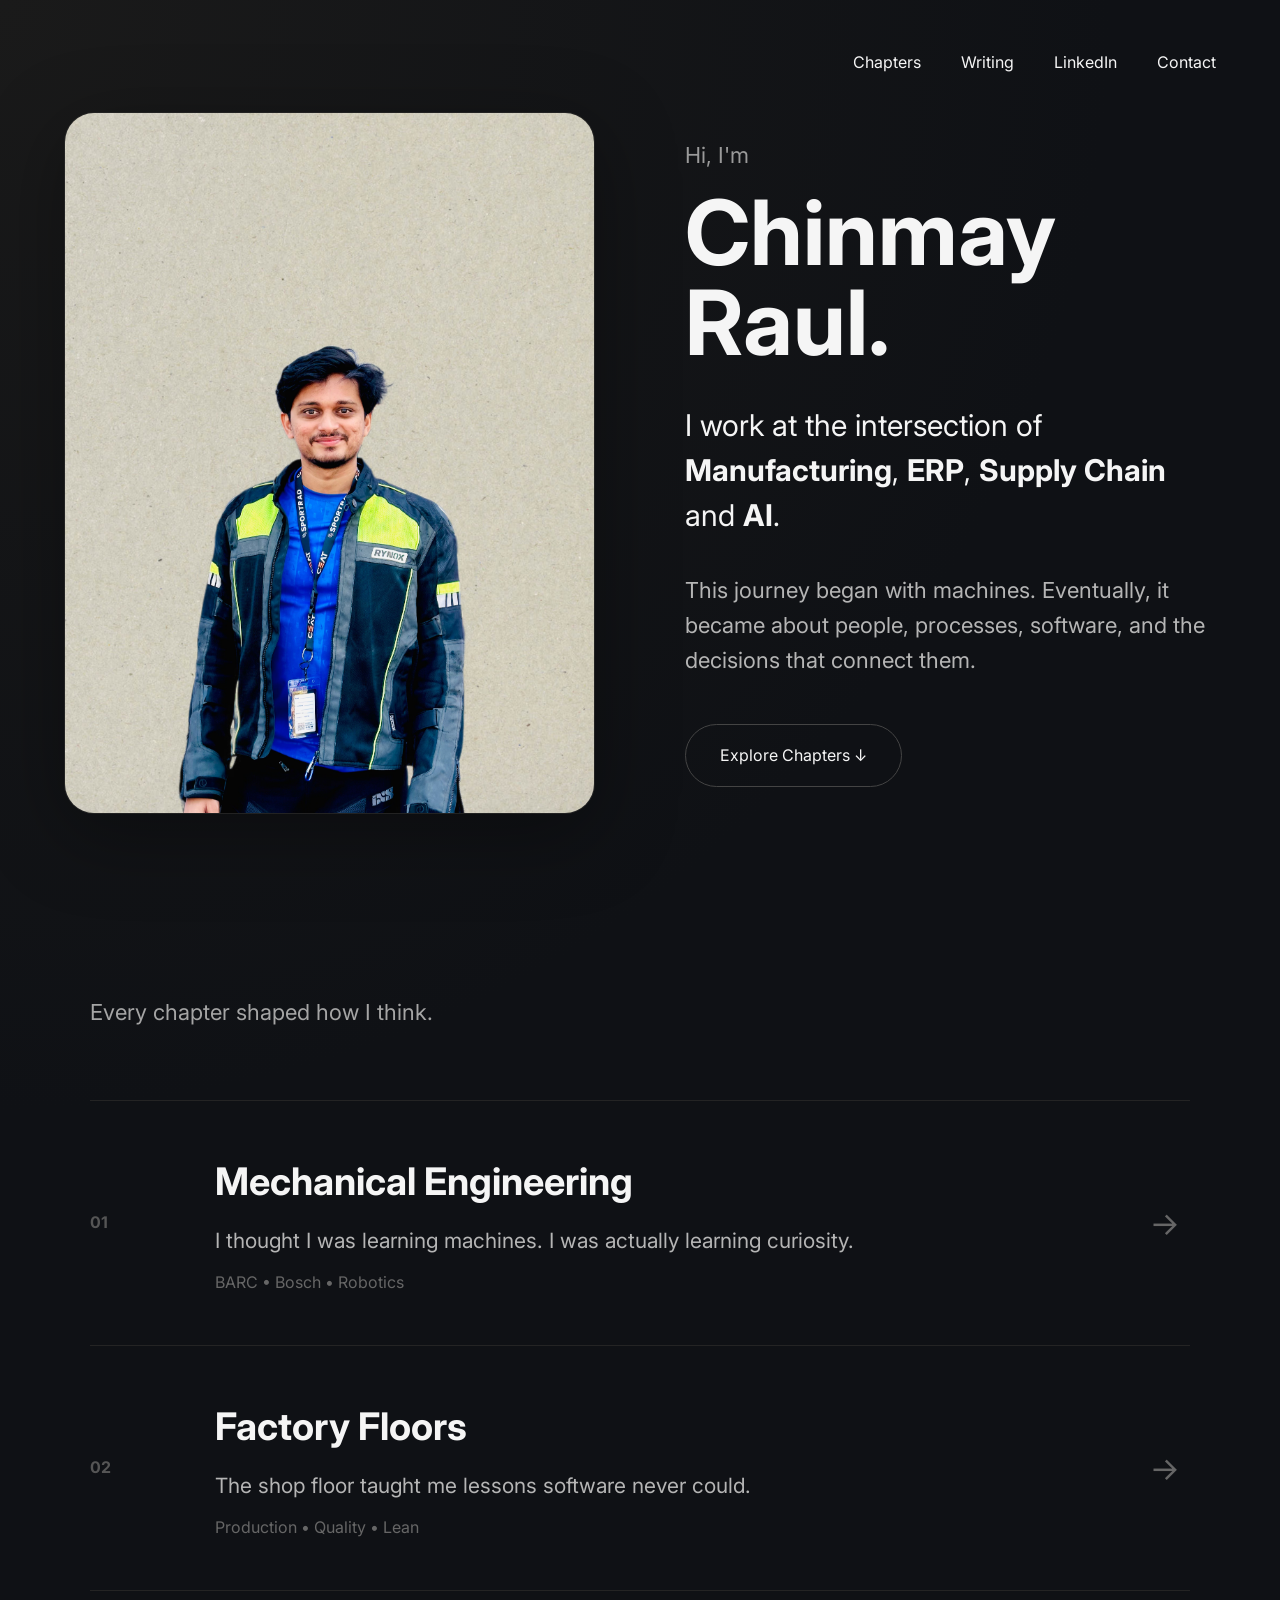
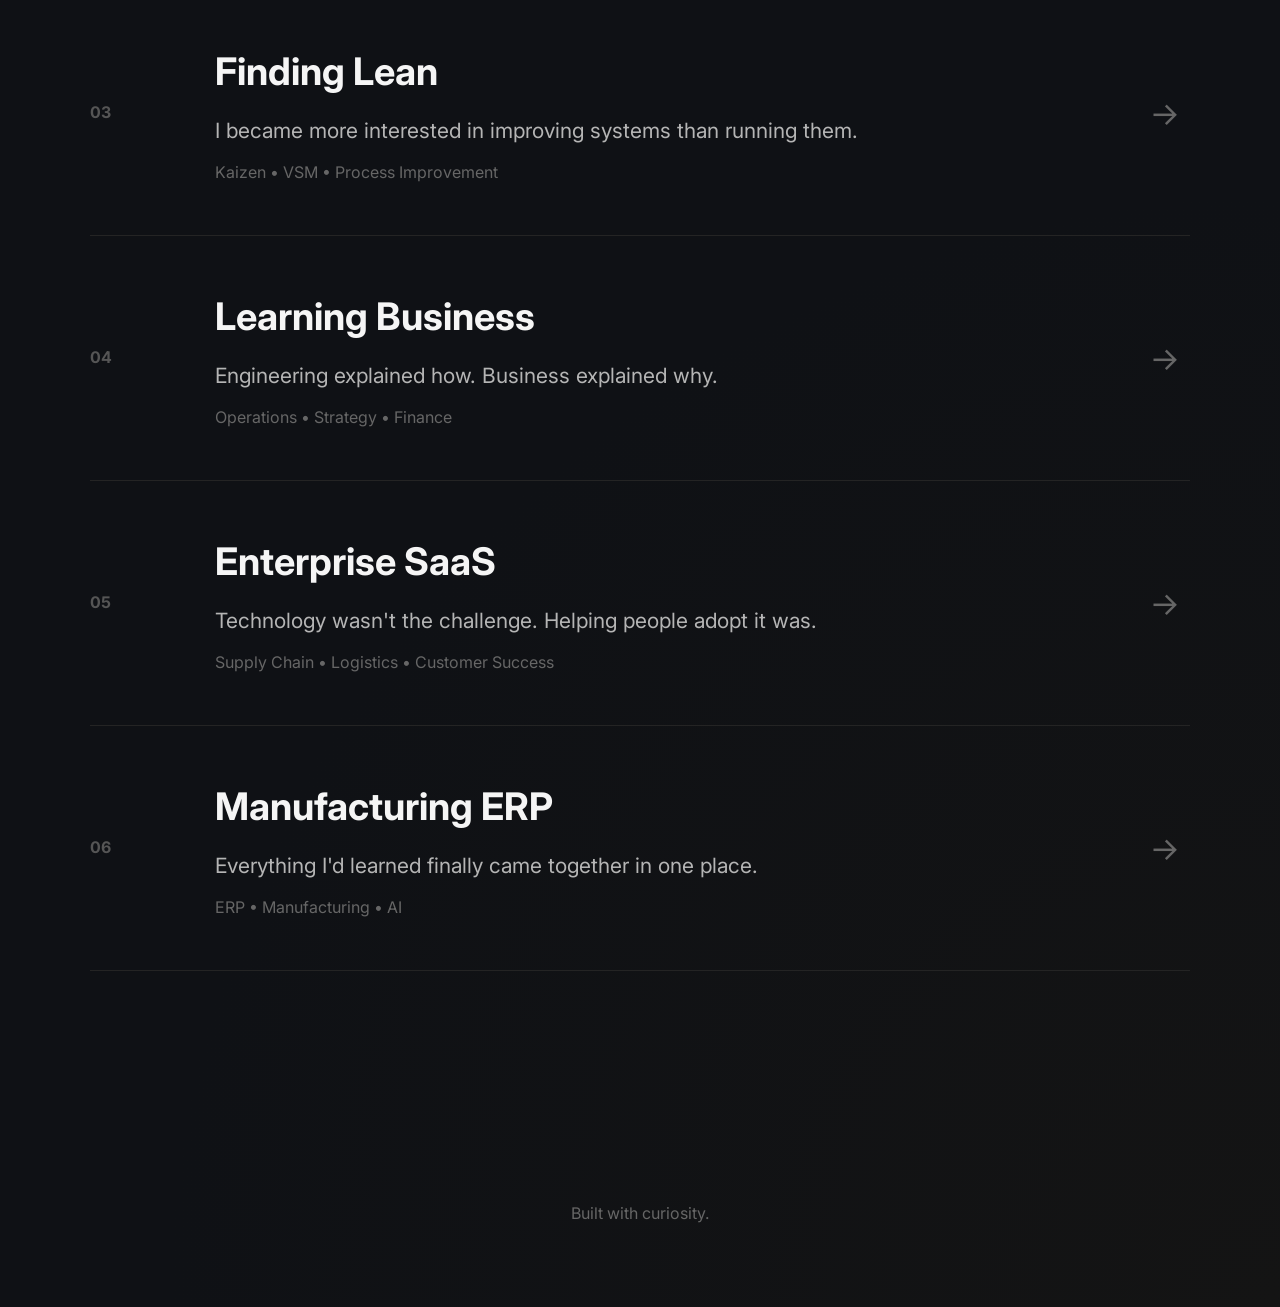
<file: index.html>
<!DOCTYPE html>
<html lang="en">

<head>

    <meta charset="UTF-8">
    <meta name="viewport" content="width=device-width, initial-scale=1.0">

    <title>Chinmay Raul</title>

    <link rel="preconnect" href="https://fonts.googleapis.com">
    <link rel="preconnect" href="https://fonts.gstatic.com" crossorigin>

    <link href="https://fonts.googleapis.com/css2?family=Inter:wght@300;400;500;600;700;800&display=swap" rel="stylesheet">

    <link rel="stylesheet" href="CSS/style.css">

</head>

<body>

<header>


    <nav>

        <a href="#chapters">Chapters</a>

        <a href="#">Writing</a>

        <a href="https://linkedin.com/in/chinmayraul" target="_blank">

            LinkedIn

        </a>

        <a href="mailto:raulchinmay@gmail.com">

            Contact

        </a>

    </nav>

</header>



<section class="hero">

    <div class="hero-image">

        <img src="assets/profile.jpg" alt="Chinmay Raul">

    </div>

    <div class="hero-content">

        <p class="eyebrow">

            Hi, I'm

        </p>

        <h1>

            Chinmay Raul.

        </h1>

        <p class="intro">

            I work at the intersection of
            <strong>Manufacturing</strong>,
            <strong>ERP</strong>,
            <strong>Supply Chain</strong>
            and
            <strong>AI</strong>.

        </p>

        <p class="description">

            This journey began with machines. Eventually, it became about people, processes, software, and the decisions that connect them.

        </p>

        <a href="#chapters" class="button">

            Explore Chapters ↓

        </a>

    </div>

</section>



<section id="chapters" class="chapters">

    <div class="section-title">

    

        <p>
Every chapter shaped how I think.

        </p>

    </div>



    <a href="chapters/mechanical.html" class="chapter">

        <div class="chapter-number">

            01

        </div>

        <div class="chapter-content">

            <h3>

                Mechanical Engineering

            </h3>

            <p>

                I thought I was learning machines.
                I was actually learning curiosity.

            </p>

            <span>

                BARC • Bosch • Robotics

            </span>

        </div>

        <div class="arrow">

            →

        </div>

    </a>



    <a href="chapters/factory-floors.html" class="chapter">

        <div class="chapter-number">

            02

        </div>

        <div class="chapter-content">

            <h3>

                Factory Floors

            </h3>

            <p>

                The shop floor taught me lessons
                software never could.

            </p>

            <span>

                Production • Quality • Lean

            </span>

        </div>

        <div class="arrow">

            →

        </div>

    </a>



    <a href="chapters/finding-lean.html" class="chapter">

        <div class="chapter-number">

            03

        </div>

        <div class="chapter-content">

            <h3>

                Finding Lean

            </h3>

            <p>

                I became more interested in
                improving systems than running them.

            </p>

            <span>

                Kaizen • VSM • Process Improvement

            </span>

        </div>

        <div class="arrow">

            →

        </div>

    </a>



    <a href="chapters/learning-business.html" class="chapter">

        <div class="chapter-number">

            04

        </div>

        <div class="chapter-content">

            <h3>

                Learning Business

            </h3>

            <p>

                Engineering explained how.
                Business explained why.

            </p>

            <span>

                Operations • Strategy • Finance

            </span>

        </div>

        <div class="arrow">

            →

        </div>

    </a>



    <a href="chapters/enterprise-saas.html" class="chapter">

        <div class="chapter-number">

            05

        </div>

        <div class="chapter-content">

            <h3>

                Enterprise SaaS

            </h3>

            <p>

                Technology wasn't the challenge.
                Helping people adopt it was.

            </p>

            <span>

                Supply Chain • Logistics • Customer Success

            </span>

        </div>

        <div class="arrow">

            →

        </div>

    </a>



    <a href="chapters/manufacturing-erp.html" class="chapter">

        <div class="chapter-number">

            06

        </div>

        <div class="chapter-content">

            <h3>

                Manufacturing ERP

            </h3>

            <p>

                Everything I'd learned finally
                came together in one place.

            </p>

            <span>

                ERP • Manufacturing • AI

            </span>

        </div>

        <div class="arrow">

            →

        </div>

    </a>

</section>



<footer>

    Built with curiosity.

</footer>

<script src="js/script.js"></script>

</body>

</html>
</file>
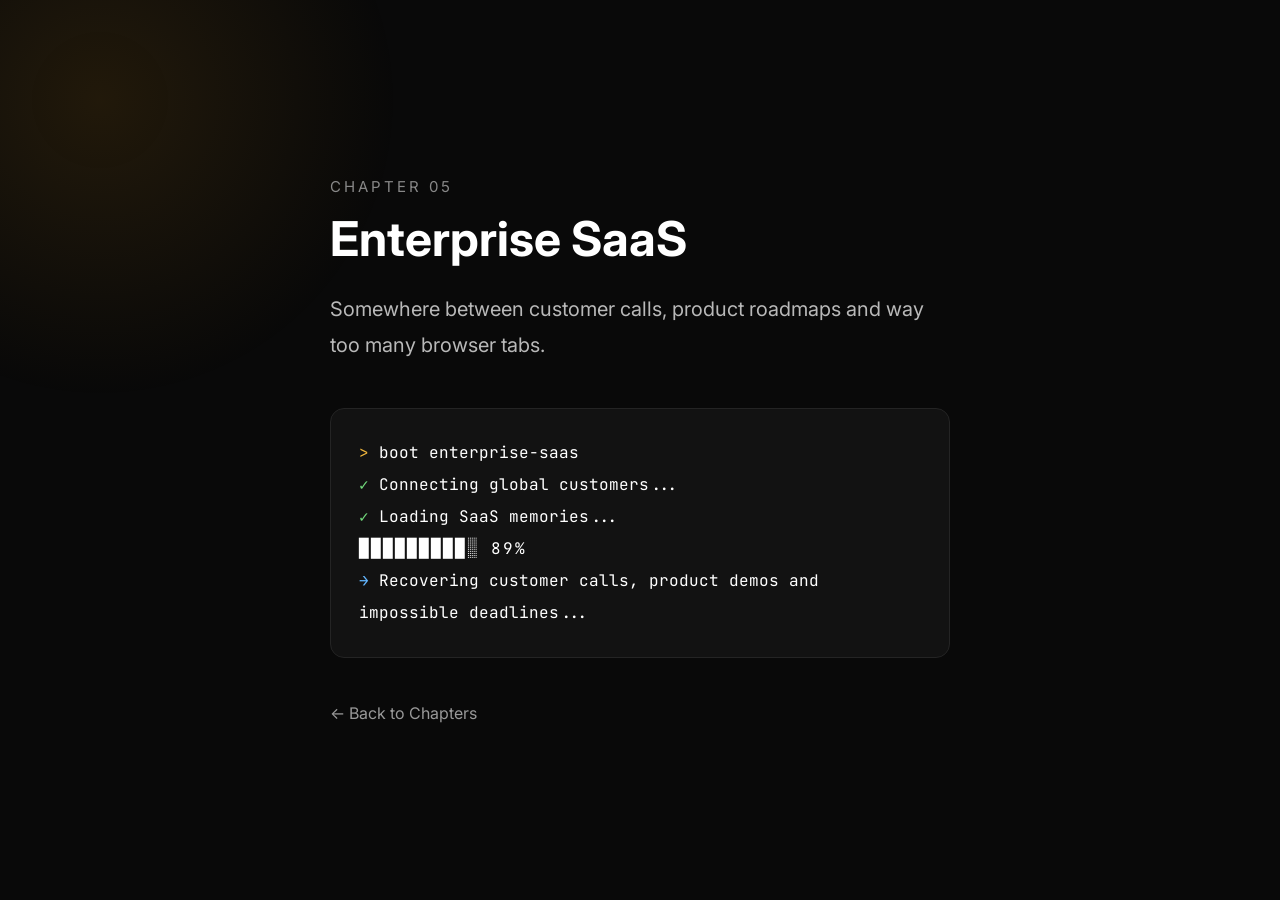
<file: chapters/enterprise-saas.html>
<!DOCTYPE html>
<html lang="en">

<head>

    <meta charset="UTF-8">
    <meta name="viewport" content="width=device-width, initial-scale=1.0">

    <title>Enterprise SaaS | Chinmay Raul</title>

    <link rel="preconnect" href="https://fonts.googleapis.com">
    <link rel="preconnect" href="https://fonts.gstatic.com" crossorigin>

    <link href="https://fonts.googleapis.com/css2?family=Inter:wght@300;400;500;600;700;800&family=JetBrains+Mono:wght@400;600&display=swap" rel="stylesheet">

    <link rel="stylesheet" href="../CSS/chapter.css">

</head>

<body>

<div class="container">

    <div class="small">

        CHAPTER 05

    </div>

    <h1>

        Enterprise SaaS

    </h1>

    <p class="description">

        Somewhere between customer calls,
        product roadmaps and way too many browser tabs.

    </p>

    <div class="terminal">

        <div>

            <span class="yellow">></span>

            boot enterprise-saas

        </div>

        <div>

            <span class="green">✓</span>

            Connecting global customers...

        </div>

        <div>

            <span class="green">✓</span>

            Loading SaaS memories...

        </div>

        <div class="progress">

            █████████░ 89%

        </div>

        <div>

            <span class="blue">→</span>

            Recovering customer calls, product demos and impossible deadlines...

        </div>

    </div>

    <a href="../index.html#chapters" class="back">

        ← Back to Chapters

    </a>

</div>

</body>

</html>
</file>
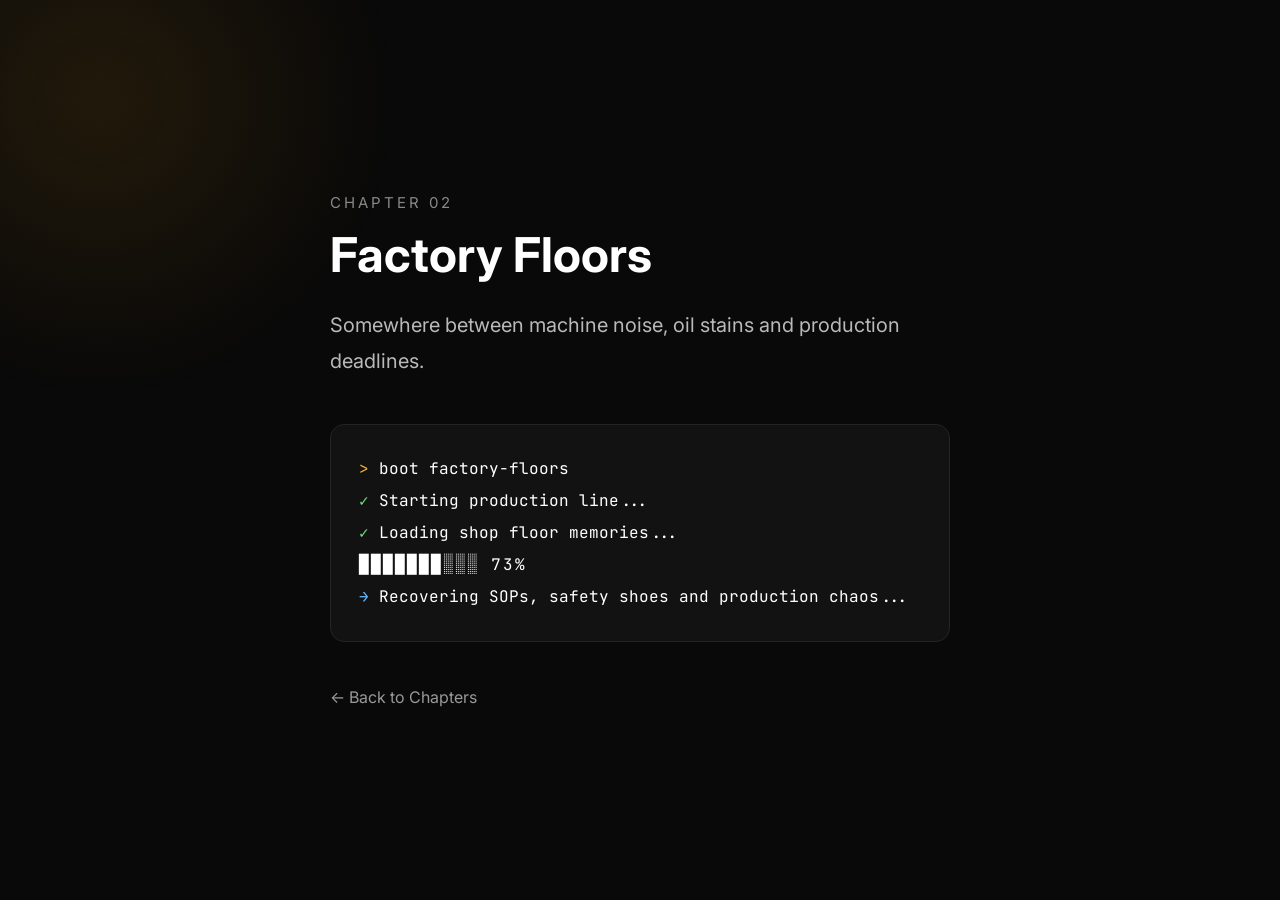
<file: chapters/factory-floors.html>
<!DOCTYPE html>
<html lang="en">

<head>

    <meta charset="UTF-8">
    <meta name="viewport" content="width=device-width, initial-scale=1.0">

    <title>Factory Floors | Chinmay Raul</title>

    <link rel="preconnect" href="https://fonts.googleapis.com">
    <link rel="preconnect" href="https://fonts.gstatic.com" crossorigin>

    <link href="https://fonts.googleapis.com/css2?family=Inter:wght@300;400;500;600;700;800&family=JetBrains+Mono:wght@400;600&display=swap" rel="stylesheet">

    <link rel="stylesheet" href="../CSS/chapter.css">

</head>

<body>

<div class="container">

    <div class="small">

        CHAPTER 02

    </div>

    <h1>

        Factory Floors

    </h1>

    <p class="description">

        Somewhere between machine noise,
        oil stains and production deadlines.

    </p>

    <div class="terminal">

        <div>

            <span class="yellow">></span>

            boot factory-floors

        </div>

        <div>

            <span class="green">✓</span>

            Starting production line...

        </div>

        <div>

            <span class="green">✓</span>

            Loading shop floor memories...

        </div>

        <div class="progress">

            ███████░░░ 73%

        </div>

        <div>

            <span class="blue">→</span>

            Recovering SOPs, safety shoes and production chaos...

        </div>

    </div>

    <a href="../index.html#chapters" class="back">

        ← Back to Chapters

    </a>

</div>

</body>

</html>
</file>
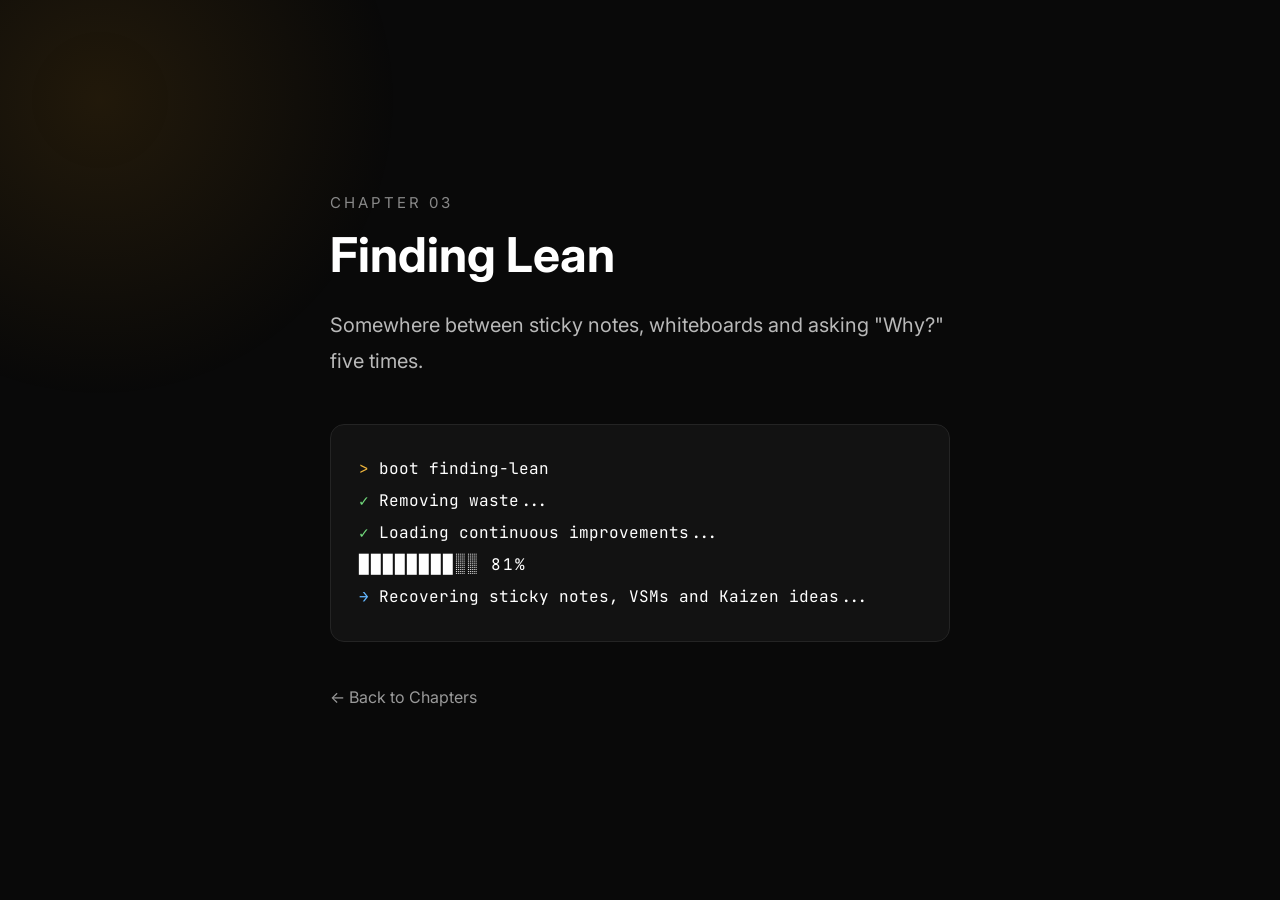
<file: chapters/finding-lean.html>
<!DOCTYPE html>
<html lang="en">

<head>

    <meta charset="UTF-8">
    <meta name="viewport" content="width=device-width, initial-scale=1.0">

    <title>Finding Lean | Chinmay Raul</title>

    <link rel="preconnect" href="https://fonts.googleapis.com">
    <link rel="preconnect" href="https://fonts.gstatic.com" crossorigin>

    <link href="https://fonts.googleapis.com/css2?family=Inter:wght@300;400;500;600;700;800&family=JetBrains+Mono:wght@400;600&display=swap" rel="stylesheet">

    <link rel="stylesheet" href="../CSS/chapter.css">

</head>

<body>

<div class="container">

    <div class="small">

        CHAPTER 03

    </div>

    <h1>

        Finding Lean

    </h1>

    <p class="description">

        Somewhere between sticky notes,
        whiteboards and asking "Why?" five times.

    </p>

    <div class="terminal">

        <div>

            <span class="yellow">></span>

            boot finding-lean

        </div>

        <div>

            <span class="green">✓</span>

            Removing waste...

        </div>

        <div>

            <span class="green">✓</span>

            Loading continuous improvements...

        </div>

        <div class="progress">

            ████████░░ 81%

        </div>

        <div>

            <span class="blue">→</span>

            Recovering sticky notes, VSMs and Kaizen ideas...

        </div>

    </div>

    <a href="../index.html#chapters" class="back">

        ← Back to Chapters

    </a>

</div>

</body>

</html>
</file>
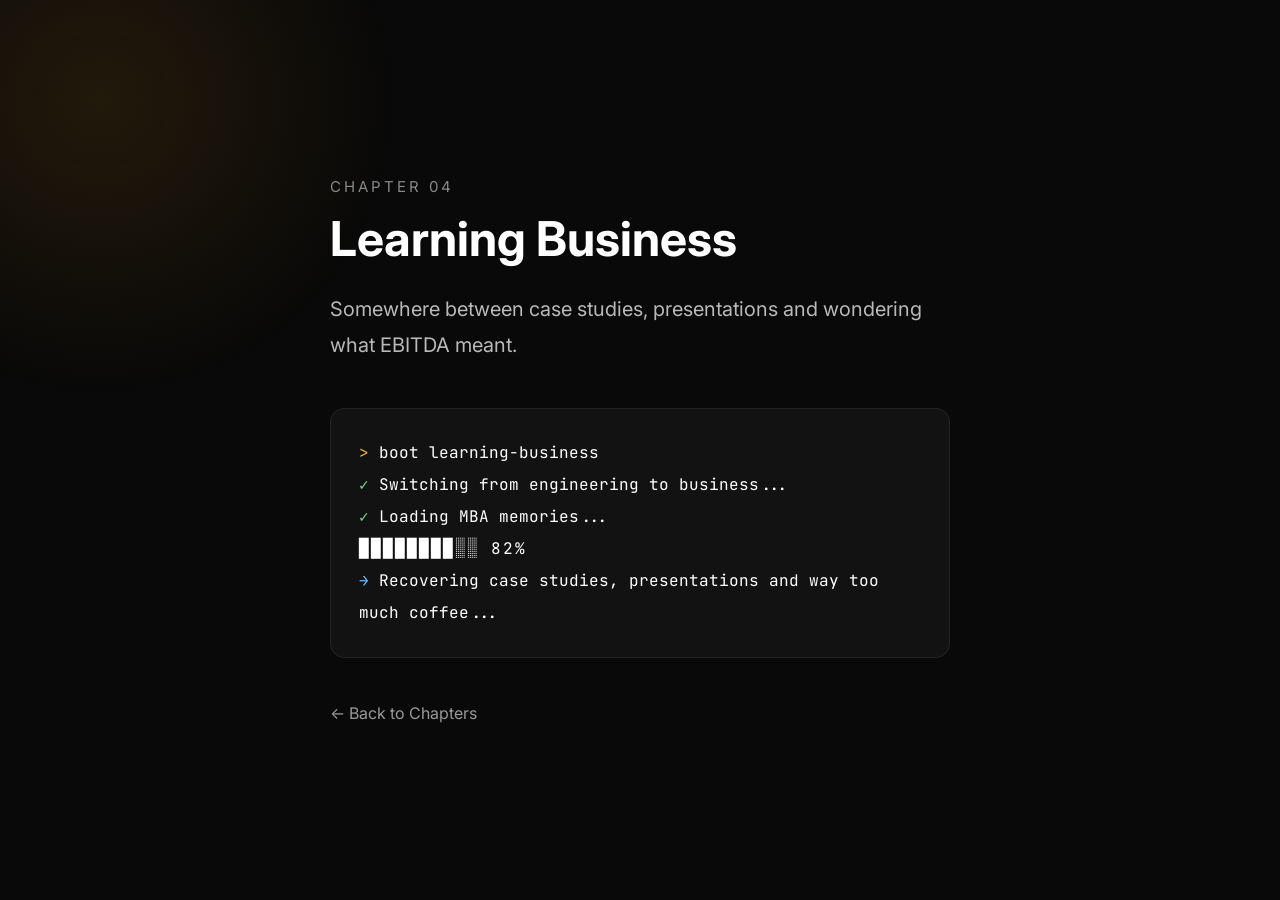
<file: chapters/learning-business.html>
<!DOCTYPE html>
<html lang="en">

<head>

    <meta charset="UTF-8">
    <meta name="viewport" content="width=device-width, initial-scale=1.0">

    <title>Learning Business | Chinmay Raul</title>

    <link rel="preconnect" href="https://fonts.googleapis.com">
    <link rel="preconnect" href="https://fonts.gstatic.com" crossorigin>

    <link href="https://fonts.googleapis.com/css2?family=Inter:wght@300;400;500;600;700;800&family=JetBrains+Mono:wght@400;600&display=swap" rel="stylesheet">

    <link rel="stylesheet" href="../CSS/chapter.css">

</head>

<body>

<div class="container">

    <div class="small">

        CHAPTER 04

    </div>

    <h1>

        Learning Business

    </h1>

    <p class="description">

        Somewhere between case studies,
        presentations and wondering what EBITDA meant.

    </p>

    <div class="terminal">

        <div>

            <span class="yellow">></span>

            boot learning-business

        </div>

        <div>

            <span class="green">✓</span>

            Switching from engineering to business...

        </div>

        <div>

            <span class="green">✓</span>

            Loading MBA memories...

        </div>

        <div class="progress">

            ████████░░ 82%

        </div>

        <div>

            <span class="blue">→</span>

            Recovering case studies, presentations and way too much coffee...

        </div>

    </div>

    <a href="../index.html#chapters" class="back">

        ← Back to Chapters

    </a>

</div>

</body>

</html>
</file>
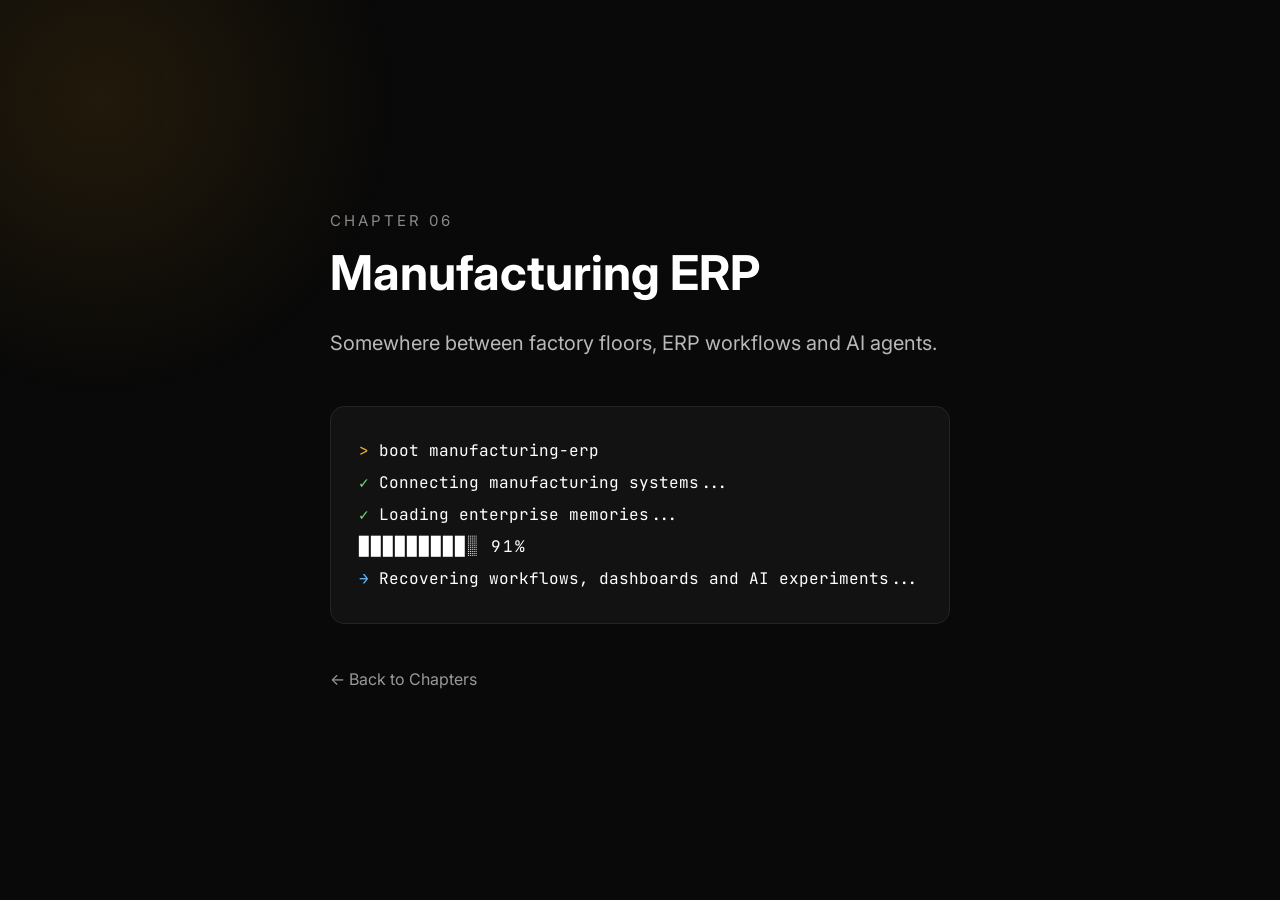
<file: chapters/manufacturing-erp.html>
<!DOCTYPE html>
<html lang="en">

<head>

    <meta charset="UTF-8">
    <meta name="viewport" content="width=device-width, initial-scale=1.0">

    <title>Manufacturing ERP | Chinmay Raul</title>

    <link rel="preconnect" href="https://fonts.googleapis.com">
    <link rel="preconnect" href="https://fonts.gstatic.com" crossorigin>

    <link href="https://fonts.googleapis.com/css2?family=Inter:wght@300;400;500;600;700;800&family=JetBrains+Mono:wght@400;600&display=swap" rel="stylesheet">

    <link rel="stylesheet" href="../CSS/chapter.css">

</head>

<body>

<div class="container">

    <div class="small">

        CHAPTER 06

    </div>

    <h1>

        Manufacturing ERP

    </h1>

    <p class="description">

        Somewhere between factory floors,
        ERP workflows and AI agents.

    </p>

    <div class="terminal">

        <div>

            <span class="yellow">></span>

            boot manufacturing-erp

        </div>

        <div>

            <span class="green">✓</span>

            Connecting manufacturing systems...

        </div>

        <div>

            <span class="green">✓</span>

            Loading enterprise memories...

        </div>

        <div class="progress">

            █████████░ 91%

        </div>

        <div>

            <span class="blue">→</span>

            Recovering workflows, dashboards and AI experiments...

        </div>

    </div>

    <a href="../index.html#chapters" class="back">

        ← Back to Chapters

    </a>

</div>

</body>

</html>
</file>
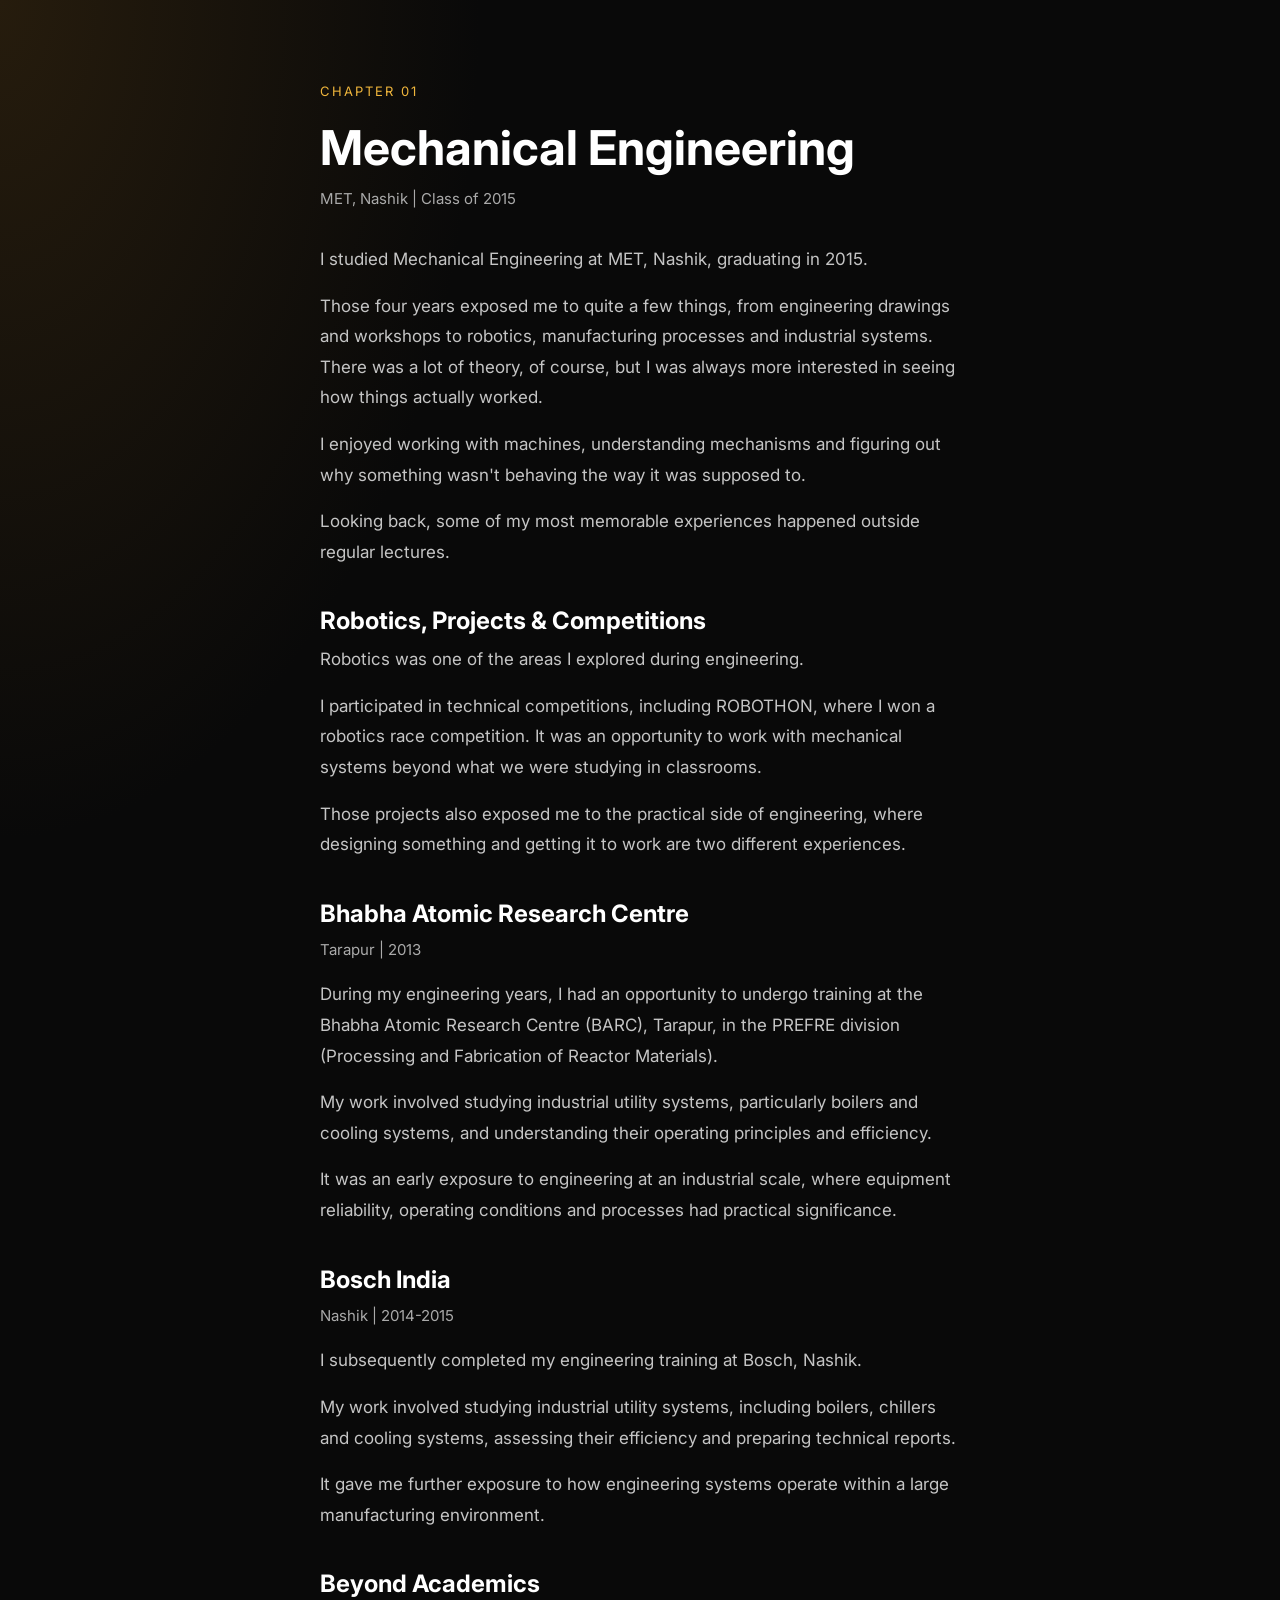
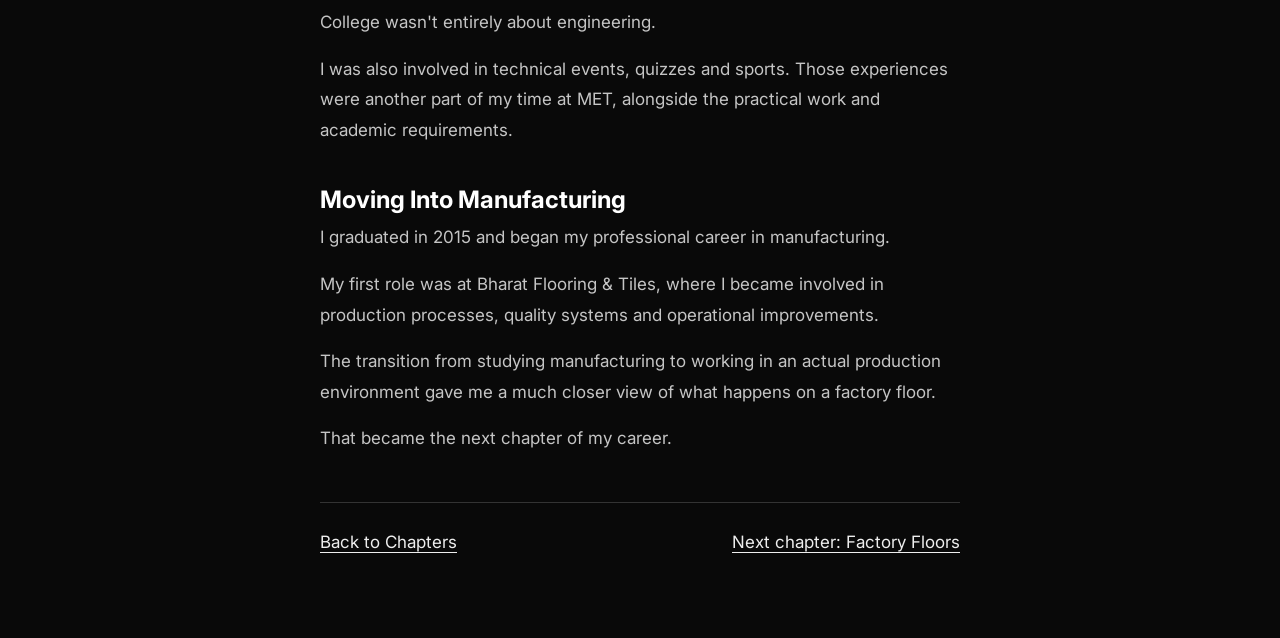
<file: chapters/mechanical.html>
<!DOCTYPE html>
<html lang="en">
<head>
    <meta charset="UTF-8">
    <meta name="viewport" content="width=device-width, initial-scale=1.0">
    <title>Mechanical Engineering | Chinmay Raul</title>
    <link rel="preconnect" href="https://fonts.googleapis.com">
    <link rel="preconnect" href="https://fonts.gstatic.com" crossorigin>
    <link href="https://fonts.googleapis.com/css2?family=Inter:wght@400;600;700;800&amp;display=swap" rel="stylesheet">
    <style>
        * { box-sizing: border-box; }
        body {
            margin: 0;
            background: radial-gradient(ellipse at top left, #261c0d, transparent 30rem), #090909;
            color: #c5c5c5;
            font: 400 1.0625rem/1.8 Inter, sans-serif;
        }
        main {
            max-width: 46rem;
            margin: 0 auto;
            padding: clamp(2rem, 7vw, 5rem) clamp(1.25rem, 5vw, 3rem);
        }
        header { margin-bottom: 2rem; }
        h1, h2 { color: #fff; line-height: 1.2; }
        h1 { margin: .5rem 0; font-size: clamp(2rem, 6vw, 3rem); }
        h2 { margin: 0 0 .5rem; font-size: clamp(1.25rem, 4vw, 1.5rem); }
        p { margin: 0 0 1rem; }
        section { margin-top: 2.5rem; }
        .chapter-label {
            color: #f0b63c;
            font-size: .8125rem;
            letter-spacing: .15em;
            text-transform: uppercase;
        }
        .metadata { color: #aaa; font-size: .9375rem; }
        nav {
            display: flex;
            flex-wrap: wrap;
            justify-content: space-between;
            gap: 1rem;
            margin-top: 3rem;
            padding-top: 1.5rem;
            border-top: 1px solid #333;
        }
        a { color: #eee; text-underline-offset: .25em; }
        a:hover, a:focus-visible { color: #f0b63c; }
    </style>
</head>
<body>
    <main>
        <article>
            <header>
                <p class="chapter-label">Chapter 01</p>
                <h1>Mechanical Engineering</h1>
                <p class="metadata">MET, Nashik | Class of 2015</p>
            </header>

            <p>I studied Mechanical Engineering at MET, Nashik, graduating in 2015.</p>
            <p>Those four years exposed me to quite a few things, from engineering drawings and workshops to robotics, manufacturing processes and industrial systems. There was a lot of theory, of course, but I was always more interested in seeing how things actually worked.</p>
            <p>I enjoyed working with machines, understanding mechanisms and figuring out why something wasn't behaving the way it was supposed to.</p>
            <p>Looking back, some of my most memorable experiences happened outside regular lectures.</p>

            <section>
                <h2>Robotics, Projects &amp; Competitions</h2>
                <p>Robotics was one of the areas I explored during engineering.</p>
                <p>I participated in technical competitions, including ROBOTHON, where I won a robotics race competition. It was an opportunity to work with mechanical systems beyond what we were studying in classrooms.</p>
                <p>Those projects also exposed me to the practical side of engineering, where designing something and getting it to work are two different experiences.</p>
            </section>

            <section>
                <h2>Bhabha Atomic Research Centre</h2>
                <p class="metadata">Tarapur | 2013</p>
                <p>During my engineering years, I had an opportunity to undergo training at the Bhabha Atomic Research Centre (BARC), Tarapur, in the PREFRE division (Processing and Fabrication of Reactor Materials).</p>
                <p>My work involved studying industrial utility systems, particularly boilers and cooling systems, and understanding their operating principles and efficiency.</p>
                <p>It was an early exposure to engineering at an industrial scale, where equipment reliability, operating conditions and processes had practical significance.</p>
            </section>

            <section>
                <h2>Bosch India</h2>
                <p class="metadata">Nashik | 2014-2015</p>
                <p>I subsequently completed my engineering training at Bosch, Nashik.</p>
                <p>My work involved studying industrial utility systems, including boilers, chillers and cooling systems, assessing their efficiency and preparing technical reports.</p>
                <p>It gave me further exposure to how engineering systems operate within a large manufacturing environment.</p>
            </section>

            <section>
                <h2>Beyond Academics</h2>
                <p>College wasn't entirely about engineering.</p>
                <p>I was also involved in technical events, quizzes and sports. Those experiences were another part of my time at MET, alongside the practical work and academic requirements.</p>
            </section>

            <section>
                <h2>Moving Into Manufacturing</h2>
                <p>I graduated in 2015 and began my professional career in manufacturing.</p>
                <p>My first role was at Bharat Flooring &amp; Tiles, where I became involved in production processes, quality systems and operational improvements.</p>
                <p>The transition from studying manufacturing to working in an actual production environment gave me a much closer view of what happens on a factory floor.</p>
                <p>That became the next chapter of my career.</p>
            </section>
        </article>

        <nav aria-label="Chapter navigation">
            <a href="../index.html#chapters">Back to Chapters</a>
            <a href="factory-floors.html">Next chapter: Factory Floors</a>
        </nav>
    </main>
</body>
</html>
</file>
<file: CSS/style.css>
/* ==========================================
   RESET
========================================== */

* {
    margin: 0;
    padding: 0;
    box-sizing: border-box;
}

html {
    scroll-behavior: smooth;
}

body {
    font-family: 'Inter', sans-serif;
    background: #0F1115;
    color: #F5F5F5;
    line-height: 1.6;

    background-image:
        radial-gradient(circle at top left,#1A1A1A 0%,transparent 35%),
        radial-gradient(circle at bottom right,#141414 0%,transparent 35%);
}

img {
    display: block;
    width: 100%;
}

a {
    text-decoration: none;
    color: inherit;
}

::selection {
    background: #fff;
    color: #111;
}

/* ==========================================
   NAVIGATION
========================================== */

header{

    width:min(1200px,90%);

    margin:auto;

    display:flex;

    justify-content:flex-end;

    align-items:center;

    position:absolute;

    left:50%;

    transform:translateX(-50%);

    top:50px;

    background:none;

}

.logo {
    font-size: 24px;
    font-weight: 700;
}

nav {
    display: flex;
    gap: 40px;
}

nav a {
    position: relative;
    transition: .3s;
}
nav a::after {

    content: "";

    position: absolute;

    left: 0;

    bottom: -6px;

    width: 0;

    height: 1px;

    background: #fff;

    transition: .3s;

}

nav a:hover::after {

    width: 100%;

}
nav a:hover {
    opacity: .75;
}

/* ==========================================
   HERO
========================================== */

.hero {
    width: min(1200px, 90%);
    margin: 80px auto;
    min-height: 85vh;
    display: grid;
    grid-template-columns: 1fr 1fr;
    gap: 90px;
    align-items: center;
}

.hero-image {
    border-radius: 30px;
    border: 1px solid #222;
    box-shadow: 0 20px 80px rgba(0, 0, 0, .35);
    overflow: hidden;
}

.hero-image img {
    height: 700px;
    object-fit: cover;
    transition: .6s;
}

.hero-image:hover img {
    transform: scale(1.03);
}

.eyebrow {
    font-size: 22px;
    color: #9A9A9A;
}

h1 {
    font-size: 90px;
    line-height: 1;
    margin: 15px 0 35px;
}

.intro {
    font-size: 30px;
    max-width: 650px;
    line-height: 1.5;
}

.description {
    margin-top: 35px;
    font-size: 22px;
    color: #B5B5B5;
    max-width: 600px;
}

.button {
    display: inline-block;
    margin-top: 45px;
    padding: 18px 34px;
    border-radius: 999px;
    border: 1px solid #444;
    transition: .3s;
}

.button:hover {
    background: #fff;
    color: #111;
    transform: translateY(-2px);
}

/* ==========================================
   CHAPTERS
========================================== */

.chapters {
    width: min(1100px, 90%);
    margin: 150px auto;
}

.section-title {
    margin-bottom: 70px;
}

.section-title h2 {
    font-size: 60px;
}

.section-title p {
    color: #A5A5A5;
    font-size: 22px;
    margin-top: 10px;
}

.chapter {
    display: grid;
    grid-template-columns: 90px 1fr 40px;
    gap: 35px;
    align-items: center;
    padding: 50px 0;
    border-top: 1px solid #242424;
    transition: .35s;
}

.chapter:last-child {
    border-bottom: 1px solid #242424;
}

.chapter-number {
    color: #555;
    font-weight: 700;
    transition: .3s;
}
.chapter:hover .chapter-content h3 {
    color: #fff;
}

.chapter:hover .chapter-number {
    color: #ffffff;
    transform: translateX(6px);
}

.chapter-content h3 {
    font-size: 38px;
    margin-bottom: 12px;
    transition: .3s;
}

.chapter-content p {
    font-size: 21px;
    color: #B5B5B5;
    margin-bottom: 12px;
}

.chapter-content span {
    color: #666;
}

.arrow {
    font-size: 32px;
    color: #666;
    transition: .35s;
}

.chapter:hover .arrow {
    transform: translateX(10px);
    color: #fff;
}

/* ==========================================
   FOOTER
========================================== */

footer {
    text-align: center;
    padding: 80px;
    color: #666;
}
/* ==========================================
   RESPONSIVE
========================================== */

@media (max-width:900px){

    header{

        height:auto;
        padding:25px 0;
        flex-direction:column;
        gap:20px;

    }

    .hero{

        grid-template-columns:1fr;

    }

    .hero-image img{

        height:500px;

    }

    h1{

        font-size:58px;

    }

    .intro{

        font-size:24px;

    }

    .chapter{

        grid-template-columns:70px 1fr;

    }

    .arrow{

        display:none;

    }

}
</file>
<file: CSS/chapter.css>
*{
    margin:0;
    padding:0;
    box-sizing:border-box;
}

body{

    background:#090909;
    color:#fff;

    font-family:Inter,sans-serif;

    display:flex;
    justify-content:center;
    align-items:center;

    min-height:100vh;

    padding:40px;

    overflow:hidden;

}

body::before{

    content:"";

    position:fixed;

    width:600px;
    height:600px;

    left:-200px;
    top:-200px;

    background:radial-gradient(circle,#b67b1525 0%,transparent 70%);

}

.container{

    width:100%;
    max-width:620px;

    position:relative;
    z-index:5;

}

.small{

    color:#888;

    font-size:15px;

    letter-spacing:3px;

    text-transform:uppercase;

}

h1{

    margin-top:15px;

    font-size:48px;

    line-height:1.15;

}

.description{

    margin-top:25px;

    color:#b9b9b9;

    font-size:20px;

    line-height:1.8;

}

.terminal{

    margin-top:45px;

    background:#121212;

    border:1px solid #242424;

    border-radius:14px;

    padding:28px;

    font-family:"JetBrains Mono", monospace;

    font-size:16px;

    line-height:2;

}

.yellow{

    color:#f0b63c;

}

.green{

    color:#72db7d;

}

.blue{

    color:#63b6ff;

}

.progress{

    color:white;

    letter-spacing:2px;

}

.back{

    display:inline-block;

    margin-top:45px;

    color:#999;

    text-decoration:none;

    transition:.3s;

}

.back:hover{

    color:white;

}
</file>
